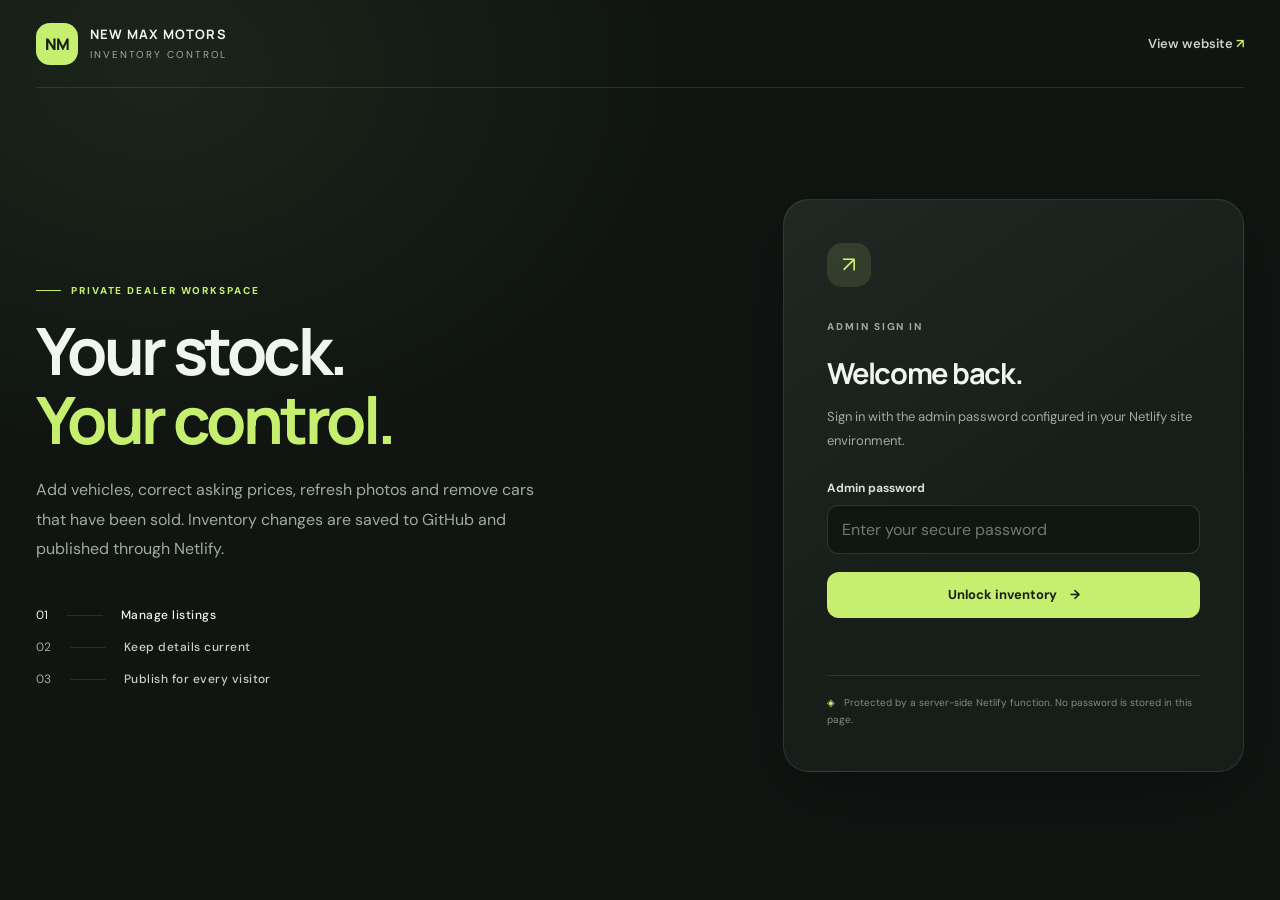
<file: admin.html>
<!doctype html>
<html lang="en-IN">
<head>
  <meta charset="utf-8">
  <meta name="viewport" content="width=device-width, initial-scale=1">
  <meta name="theme-color" content="#111715">
  <meta name="robots" content="noindex, nofollow, noarchive">
  <title>Inventory Admin | NEW MAX MOTORS</title>
  <link rel="icon" href="favicon.svg" type="image/svg+xml">
  <link rel="preconnect" href="https://fonts.googleapis.com">
  <link rel="preconnect" href="https://fonts.gstatic.com" crossorigin>
  <link href="https://fonts.googleapis.com/css2?family=DM+Sans:wght@400;500;600;700&family=Manrope:wght@400;500;600;700;800&display=swap" rel="stylesheet">
  <link rel="stylesheet" href="admin.css">
  <script src="admin.js" defer></script>
</head>
<body class="admin-body">
  <div class="admin-shell">
    <header class="admin-topbar">
      <a class="admin-brand" href="/" aria-label="NEW MAX MOTORS website">
        <span class="admin-brand-mark">NM</span>
        <span><strong>NEW MAX MOTORS</strong><small>INVENTORY CONTROL</small></span>
      </a>
      <div class="topbar-actions">
        <a class="quiet-link" href="/" target="_blank" rel="noopener">View website <span aria-hidden="true">↗</span></a>
        <button class="button button-quiet" id="logoutButton" type="button" hidden>Log out</button>
      </div>
    </header>

    <main>
      <section class="login-layout" id="loginPanel">
        <div class="login-story">
          <p class="eyebrow"><span></span> PRIVATE DEALER WORKSPACE</p>
          <h1>Your stock.<br><em>Your control.</em></h1>
          <p class="login-copy">Add vehicles, correct asking prices, refresh photos and remove cars that have been sold. Inventory changes are saved to GitHub and published through Netlify.</p>
          <div class="login-points"><span>01 <b>Manage listings</b></span><span>02 <b>Keep details current</b></span><span>03 <b>Publish for every visitor</b></span></div>
        </div>
        <div class="login-card">
          <div class="login-icon" aria-hidden="true">↗</div>
          <p class="eyebrow eyebrow-muted">ADMIN SIGN IN</p>
          <h2>Welcome back.</h2>
          <p class="muted">Sign in with the admin password configured in your Netlify site environment.</p>
          <form id="loginForm">
            <label for="adminPassword">Admin password</label>
            <input id="adminPassword" name="password" type="password" autocomplete="current-password" required placeholder="Enter your secure password">
            <button class="button button-primary button-wide" id="loginButton" type="submit">Unlock inventory <span aria-hidden="true">→</span></button>
          </form>
          <p class="status-message" id="loginStatus" role="status" aria-live="polite"></p>
          <p class="login-footnote"><span aria-hidden="true">◈</span> Protected by a server-side Netlify function. No password is stored in this page.</p>
        </div>
      </section>

      <section class="dashboard" id="dashboard" hidden>
        <div class="dashboard-heading">
          <div><p class="eyebrow"><span></span> INVENTORY OVERVIEW</p><h1>Cars in your <em>showroom.</em></h1><p class="muted">Changes are saved to the source inventory. Netlify then deploys the updated public site.</p></div>
          <div class="publish-state"><span class="live-dot"></span><span><strong>Connected inventory</strong><small>GitHub · Netlify deploy</small></span></div>
        </div>

        <div class="stats-grid" aria-label="Inventory summary">
          <article class="stat-card"><span class="stat-label">TOTAL LISTINGS</span><strong id="totalCount">—</strong><small>Cars in your inventory</small></article>
          <article class="stat-card"><span class="stat-label">PRICED CARS</span><strong id="pricedCount">—</strong><small>With an asking price</small></article>
          <article class="stat-card"><span class="stat-label">PHOTO CHECK</span><strong id="photoCount">—</strong><small>Need a photo or exact vehicle image</small></article>
        </div>

        <div class="workspace-grid">
          <section class="editor-panel">
            <div class="panel-heading"><div><p class="eyebrow eyebrow-muted">LISTING DETAILS</p><h2 id="formTitle">Add a car</h2></div><span class="step-number" id="formStep">01</span></div>
            <p class="panel-intro">Enter the vehicle details below. Leave the price empty to display “Price on request”.</p>
            <form id="carForm">
              <input id="carId" type="hidden">
              <div class="form-grid">
                <div class="field field-full"><label for="carName">Car name <span>*</span></label><input id="carName" name="name" required maxlength="140" placeholder="e.g. Hyundai Creta SX(O)"></div>
                <div class="field"><label for="carBrand">Brand <span>*</span></label><input id="carBrand" name="brandName" required maxlength="80" placeholder="e.g. Hyundai"></div>
                <div class="field"><label for="carYear">Model year <span>*</span></label><input id="carYear" name="year" type="number" required min="1980" max="2100" step="1" placeholder="2022"></div>
                <div class="field"><label for="carPrice">Asking price (₹)</label><input id="carPrice" name="price" type="number" min="0" max="500000000" step="1" inputmode="numeric" placeholder="e.g. 675000"></div>
                <div class="field"><label for="carFuel">Fuel type <span>*</span></label><select id="carFuel" name="fuel" required><option value="petrol">Petrol</option><option value="diesel">Diesel</option><option value="cng">Petrol + CNG / CNG</option><option value="electric">Electric</option><option value="hybrid">Hybrid</option><option value="other">Other / not specified</option></select></div>
                <div class="field"><label for="carCategory">Category label</label><input id="carCategory" name="category" maxlength="80" placeholder="e.g. SUV · AUTOMATIC"></div>
                <div class="field field-full"><label for="carSpecs">Quick facts <small>One per line</small></label><textarea id="carSpecs" name="specs" rows="4" maxlength="1600" placeholder="e.g. 42,000 km&#10;1st owner&#10;Automatic&#10;Insurance valid"></textarea><span class="field-help">These appear as small chips on the public car card.</span></div>
                <div class="field field-full"><label for="carDescription">Features and notes</label><textarea id="carDescription" name="description" rows="3" maxlength="1600" placeholder="Sunroof, reverse camera, service history…"></textarea></div>
                <div class="field field-full"><label for="carPhotoFile">Upload a car photo</label><div class="upload-control"><input id="carPhotoFile" type="file" accept="image/jpeg,image/png,image/webp"><button class="button button-quiet upload-button" id="uploadPhotoButton" type="button">Upload photo</button></div><span class="field-help">Choose a photo from your phone or computer. It will be resized and saved to the website repository.</span><p class="status-message photo-status" id="photoUploadStatus" role="status" aria-live="polite"></p><div class="photo-preview" id="photoPreview" hidden><img id="photoPreviewImage" alt="Selected car photo preview"><div class="photo-preview-info"><strong id="photoPreviewName">Photo selected</strong><span id="photoPreviewMeta">Ready to save with the listing</span><button class="mini-button" id="clearPhotoButton" type="button">Clear photo</button></div></div></div>
                <div class="field field-full"><label for="carImage">Photo URL or uploaded photo path</label><input id="carImage" name="imageUrl" type="text" inputmode="url" maxlength="1200" placeholder="https://… or /car-images/…"><span class="field-help">Uploading fills this automatically. You can also paste an existing image URL.</span></div>
                <div class="field field-full photo-check-field"><label class="check-label" for="exactPhoto"><input id="exactPhoto" type="checkbox"> <span>This is a photo of the exact vehicle (not a representative model photo).</span></label></div>
                <div class="field field-full"><label for="carSource">Listing / source link</label><input id="carSource" name="sourceUrl" type="url" maxlength="1200" placeholder="https://…"><span class="field-help">Defaults to the New Max Motors WhatsApp catalogue.</span></div>
              </div>
              <div class="form-actions">
                <button class="button button-primary" id="submitCarButton" type="submit">Add car to website <span aria-hidden="true">→</span></button>
                <button class="button button-quiet" id="cancelEditButton" type="button" hidden>Cancel edit</button>
              </div>
              <p class="status-message form-status" id="formStatus" role="status" aria-live="polite"></p>
            </form>
          </section>

          <section class="inventory-panel">
            <div class="panel-heading"><div><p class="eyebrow eyebrow-muted">YOUR LISTINGS</p><h2>Manage inventory</h2></div><span class="inventory-count" id="inventoryBadge">0 cars</span></div>
            <div class="inventory-search"><span aria-hidden="true">⌕</span><input id="adminSearch" type="search" placeholder="Search your cars…" aria-label="Search inventory"></div>
            <div id="adminInventory" class="admin-inventory" aria-live="polite"><div class="empty-state">Loading your inventory…</div></div>
          </section>
        </div>
        <footer class="admin-footer"><span>NEW MAX MOTORS · GOREGAON EAST, MUMBAI</span><span>Always confirm price, availability and vehicle details before publishing.</span></footer>
      </section>
    </main>
  </div>
</body>
</html>
</file>
<file: admin.css>
:root{color-scheme:dark;--bg:#101512;--panel:#171e1a;--panel-2:#1d2621;--line:rgba(235,244,236,.11);--text:#f1f5ef;--muted:#a0aaa2;--soft:#c8d0c9;--lime:#c6ef70;--green:#5ccf8d;--danger:#ff8e8e;--radius:22px;--shadow:0 22px 70px rgba(0,0,0,.25)}*{box-sizing:border-box}html{min-width:320px;background:var(--bg)}body{margin:0;background:radial-gradient(ellipse at 12% 8%,rgba(103,143,80,.13),transparent 32rem),var(--bg);color:var(--text);font-family:"DM Sans",sans-serif;line-height:1.5}button,input,select,textarea{font:inherit}button,a,input,select,textarea{-webkit-tap-highlight-color:transparent}a{color:inherit;text-decoration:none}.admin-shell{max-width:1540px;margin:0 auto;padding:0 36px}.admin-topbar{height:88px;display:flex;align-items:center;justify-content:space-between;border-bottom:1px solid var(--line)}.admin-brand{display:flex;align-items:center;gap:12px}.admin-brand-mark{display:grid;place-items:center;width:42px;height:42px;border-radius:14px;background:var(--lime);color:#172016;font-family:Manrope,sans-serif;font-weight:900;letter-spacing:-1px}.admin-brand strong,.admin-brand small{display:block}.admin-brand strong{font-family:Manrope,sans-serif;font-size:13px;letter-spacing:.08em}.admin-brand small{margin-top:2px;color:var(--muted);font-size:10px;letter-spacing:.19em}.topbar-actions{display:flex;gap:18px;align-items:center}.quiet-link{color:var(--soft);font-size:13px;font-weight:600}.quiet-link span{color:var(--lime)}.button{display:inline-flex;align-items:center;justify-content:center;gap:13px;min-height:46px;padding:12px 17px;border:1px solid transparent;border-radius:12px;font-size:13px;font-weight:700;cursor:pointer;transition:transform .18s ease,background .18s ease,border-color .18s ease}.button:hover{transform:translateY(-1px)}.button:disabled{opacity:.55;cursor:wait;transform:none}.button-primary{background:var(--lime);color:#182015}.button-primary:hover{background:#d4f78b}.button-quiet{background:transparent;border-color:var(--line);color:var(--soft)}.button-quiet:hover{border-color:rgba(235,244,236,.26);background:rgba(255,255,255,.035)}.button-wide{width:100%;margin-top:18px}.login-layout{min-height:calc(100vh - 89px);display:grid;grid-template-columns:minmax(0,1.05fr) minmax(340px,.75fr);align-items:center;gap:clamp(42px,8vw,140px);padding:74px 0 90px}.login-story{max-width:620px}.eyebrow{display:flex;align-items:center;gap:10px;margin:0 0 18px;color:var(--lime);font-size:10px;font-weight:800;letter-spacing:.19em}.eyebrow>span{width:25px;height:1px;background:var(--lime)}h1,h2,h3,p{margin-top:0}h1,h2,h3{font-family:Manrope,sans-serif}h1{margin:0 0 21px;font-size:clamp(39px,5.1vw,68px);line-height:1.06;letter-spacing:-.055em}h1 em{color:var(--lime);font-style:normal}.login-copy{max-width:510px;color:var(--muted);font-size:16px;line-height:1.85}.login-points{display:grid;gap:14px;margin-top:42px}.login-points span{display:flex;gap:18px;align-items:center;color:var(--muted);font-size:12px;letter-spacing:.04em}.login-points span:first-child{color:var(--text)}.login-points b{color:var(--soft);font-weight:500}.login-points span:first-child b{color:var(--text)}.login-points span:before{content:"";width:36px;height:1px;background:var(--line);order:2}.login-points span b{order:3}.login-card{padding:clamp(26px,3.7vw,43px);border:1px solid var(--line);border-radius:26px;background:linear-gradient(145deg,rgba(255,255,255,.045),transparent 55%),var(--panel);box-shadow:var(--shadow)}.login-icon{display:grid;place-items:center;width:44px;height:44px;margin-bottom:32px;border-radius:15px;background:rgba(198,239,112,.12);color:var(--lime);font-size:22px}.eyebrow-muted{color:#9da99d}.login-card h2{margin:0 0 10px;font-size:29px;letter-spacing:-.045em}.muted{color:var(--muted);font-size:13px;line-height:1.8}.login-card form{margin-top:27px}.login-card label,.field label{display:block;margin-bottom:8px;color:#d8ded8;font-size:12px;font-weight:700}.login-card input,.field input,.field select,.field textarea,.inventory-search input{width:100%;min-width:0;border:1px solid rgba(235,244,236,.14);outline:0;border-radius:11px;background:#101612;color:var(--text);transition:border-color .15s ease,box-shadow .15s ease}.login-card input{height:49px;padding:0 14px}.login-card input:focus,.field input:focus,.field select:focus,.field textarea:focus,.inventory-search input:focus{border-color:rgba(198,239,112,.72);box-shadow:0 0 0 3px rgba(198,239,112,.09)}input::placeholder,textarea::placeholder{color:#6e7a70}.login-footnote{margin:25px 0 0;padding-top:18px;border-top:1px solid var(--line);color:#7f8b81;font-size:10px;line-height:1.7}.login-footnote span{margin-right:6px;color:var(--lime)}.status-message{min-height:20px;margin:12px 0 0;color:var(--muted);font-size:12px;line-height:1.65}.status-message.is-error{color:var(--danger)}.status-message.is-success{color:var(--green)}.dashboard{padding:44px 0 30px}.dashboard-heading{display:flex;justify-content:space-between;gap:28px;align-items:flex-end;margin-bottom:28px}.dashboard-heading h1{margin-bottom:12px;font-size:clamp(32px,4vw,47px)}.dashboard-heading .muted{max-width:720px;margin-bottom:0}.publish-state{display:flex;align-items:center;gap:12px;padding:13px 16px;border:1px solid var(--line);border-radius:15px;background:rgba(255,255,255,.025);white-space:nowrap}.live-dot{width:9px;height:9px;border-radius:50%;background:var(--green);box-shadow:0 0 0 5px rgba(92,207,141,.1)}.publish-state strong,.publish-state small{display:block}.publish-state strong{font-size:11px}.publish-state small{margin-top:3px;color:var(--muted);font-size:10px}.stats-grid{display:grid;grid-template-columns:repeat(3,minmax(0,1fr));gap:14px;margin-bottom:20px}.stat-card{padding:19px 22px;border:1px solid var(--line);border-radius:18px;background:rgba(255,255,255,.026)}.stat-label{color:#8e9b90;font-size:9px;font-weight:800;letter-spacing:.15em}.stat-card strong{display:block;margin:6px 0 1px;font-family:Manrope,sans-serif;font-size:31px;letter-spacing:-.055em}.stat-card small{color:var(--muted);font-size:11px}.workspace-grid{display:grid;grid-template-columns:minmax(340px,.95fr) minmax(360px,1.05fr);align-items:start;gap:18px}.editor-panel,.inventory-panel{min-width:0;padding:clamp(20px,2.5vw,30px);border:1px solid var(--line);border-radius:22px;background:var(--panel)}.panel-heading{display:flex;align-items:center;justify-content:space-between;gap:12px;margin-bottom:10px}.panel-heading .eyebrow{margin-bottom:8px}.panel-heading h2{margin:0;font-size:22px;letter-spacing:-.04em}.step-number{display:grid;place-items:center;width:34px;height:34px;border:1px solid var(--line);border-radius:11px;color:var(--lime);font-family:Manrope,sans-serif;font-size:11px}.panel-intro{margin:0 0 24px;color:var(--muted);font-size:12px;line-height:1.8}.form-grid{display:grid;grid-template-columns:repeat(2,minmax(0,1fr));gap:15px 13px}.field{min-width:0}.field-full{grid-column:1/-1}.field label span{color:var(--lime)}.field label small{margin-left:5px;color:#879388;font-size:10px;font-weight:500}.field input,.field select{height:43px;padding:0 11px;font-size:12px}.field select{appearance:auto}.field textarea{display:block;resize:vertical;min-height:84px;padding:11px;font-size:12px;line-height:1.6}.field-help{display:block;margin-top:7px;color:#79867c;font-size:10px;line-height:1.55}.photo-check-field{padding:12px 13px;border:1px solid var(--line);border-radius:12px;background:rgba(255,255,255,.018)}.check-label{display:flex!important;align-items:flex-start;gap:10px;margin:0!important;color:#bdc8be!important;font-size:11px!important;font-weight:500!important;line-height:1.6}.check-label input{width:15px!important;height:15px!important;flex:0 0 15px;margin:2px 0 0;accent-color:var(--lime)}.form-actions{display:flex;flex-wrap:wrap;gap:9px;margin-top:23px}.form-actions .button{flex:1}.form-status{margin-top:12px}.inventory-count{padding:7px 10px;border:1px solid var(--line);border-radius:9px;color:#b8c4b8;font-size:10px;white-space:nowrap}.inventory-search{display:flex;align-items:center;gap:9px;margin:21px 0 14px;padding:0 12px;border:1px solid var(--line);border-radius:11px;background:#111713;color:#8e9a8f}.inventory-search>span{font-size:21px}.inventory-search input{height:41px;padding:0;border:0;background:transparent;box-shadow:none!important;font-size:12px}.admin-inventory{display:grid;gap:9px;max-height:850px;overflow:auto;padding-right:2px}.admin-car{display:grid;grid-template-columns:76px minmax(0,1fr);gap:13px;align-items:center;padding:12px;border:1px solid var(--line);border-radius:15px;background:rgba(255,255,255,.018)}.admin-car-image{display:grid;place-items:center;width:76px;height:68px;overflow:hidden;border-radius:10px;background:#0e130f;color:#829085;font-size:10px}.admin-car-image img{width:100%;height:100%;object-fit:cover}.admin-car-body{min-width:0}.admin-car-top{display:flex;align-items:flex-start;justify-content:space-between;gap:8px}.admin-car h3{overflow:hidden;margin:0;color:#edf2ed;font-size:12px;line-height:1.5;text-overflow:ellipsis}.admin-car-price{margin-top:4px;color:var(--lime);font-size:11px;font-weight:700}.admin-car-meta{margin-top:3px;color:#849087;font-size:10px}.admin-car-actions{display:flex;gap:7px;flex-wrap:wrap;margin-top:9px}.mini-button{padding:6px 9px;border:1px solid var(--line);border-radius:8px;background:transparent;color:#cbd4cb;font-size:10px;font-weight:700;cursor:pointer}.mini-button:hover{border-color:rgba(198,239,112,.5);color:var(--lime)}.mini-button.delete:hover{border-color:rgba(255,142,142,.45);color:var(--danger)}.empty-state{padding:28px 15px;border:1px dashed var(--line);border-radius:14px;color:var(--muted);text-align:center;font-size:12px;line-height:1.7}.admin-footer{display:flex;justify-content:space-between;gap:15px;margin-top:28px;padding:17px 0;border-top:1px solid var(--line);color:#718075;font-size:9px;letter-spacing:.08em}.admin-footer span:last-child{text-align:right;letter-spacing:0}.dashboard[hidden],.login-layout[hidden],[hidden]{display:none!important}.inventory-loading{padding:35px;color:var(--muted);text-align:center;font-size:13px}.car-image-empty{background:#1b241d!important}.photo-placeholder{display:flex;flex-direction:column;align-items:center;justify-content:center;gap:5px;width:100%;height:100%;color:#9da99f;font-size:10px}.photo-placeholder span:first-child{font-size:26px}.car-description{color:#a0aaa2;font-size:11px;line-height:1.65}@media(max-width:1100px){.admin-shell{padding:0 23px}.workspace-grid{grid-template-columns:minmax(300px,.9fr) minmax(320px,1.1fr)}.publish-state{align-self:flex-start}.dashboard-heading{align-items:flex-start}}@media(max-width:820px){.login-layout{grid-template-columns:1fr;gap:34px;max-width:620px;margin:auto;padding:49px 0 65px}.login-story h1{font-size:48px}.login-points{grid-template-columns:repeat(3,minmax(0,1fr));gap:9px;margin-top:28px}.login-points span{display:block;font-size:9px;line-height:1.7}.login-points span:before{display:block;margin-bottom:6px}.login-points b{display:block}.workspace-grid{grid-template-columns:1fr}.dashboard-heading{flex-direction:column}.publish-state{align-self:flex-start}.admin-inventory{max-height:none}.inventory-panel{order:2}.editor-panel{order:1}}@media(max-width:560px){.admin-shell{padding:0 15px}.admin-topbar{height:72px}.admin-brand-mark{width:36px;height:36px;border-radius:12px;font-size:12px}.admin-brand strong{font-size:11px}.admin-brand small{font-size:8px}.topbar-actions{gap:10px}.quiet-link{font-size:11px}.topbar-actions .button{min-height:37px;padding:8px 10px;font-size:10px}.login-layout{min-height:calc(100vh - 73px);padding:38px 0 42px}.login-story h1{font-size:43px}.login-copy{font-size:13px}.login-points{gap:7px}.login-points span{font-size:8px}.login-card{padding:25px 21px}.login-card h2{font-size:25px}.dashboard{padding-top:32px}.dashboard-heading h1{font-size:34px}.stats-grid{gap:8px}.stat-card{padding:14px 12px}.stat-card strong{font-size:25px}.stat-card small{font-size:9px;line-height:1.4}.stat-label{font-size:8px;letter-spacing:.08em}.editor-panel,.inventory-panel{padding:18px 14px;border-radius:17px}.form-grid{gap:13px 9px}.field input,.field select{padding:0 9px;font-size:11px}.field label{font-size:11px}.form-actions .button{font-size:11px;padding:10px}.admin-car{grid-template-columns:61px minmax(0,1fr);gap:10px;padding:10px}.admin-car-image{width:61px;height:61px}.admin-car-top{display:block}.admin-car h3{font-size:11px}.admin-car-actions{gap:6px}.admin-footer{flex-direction:column;font-size:8px}.admin-footer span:last-child{text-align:left}.dashboard-heading .muted{font-size:12px}}

/* Local photo picker, preview, and upload status */
.upload-control{display:grid;grid-template-columns:minmax(0,1fr) auto;align-items:center;gap:9px}.upload-control input[type=file]{height:auto;min-height:43px;padding:7px;background:#101612;font-size:10px}.upload-control input[type=file]::file-selector-button{margin-right:9px;padding:7px 9px;border:0;border-radius:7px;background:#2a352b;color:#e0e9df;font:inherit;font-weight:700;cursor:pointer}.upload-button{min-height:43px;padding:10px 13px;white-space:nowrap}.photo-status{margin-top:8px}.photo-preview{display:flex;align-items:center;gap:13px;margin-top:12px;padding:10px;border:1px solid var(--line);border-radius:13px;background:rgba(255,255,255,.025)}.photo-preview[hidden]{display:none!important}.photo-preview>img{width:95px;height:72px;flex:0 0 95px;object-fit:cover;border-radius:9px;background:#0d120e}.photo-preview-info{display:flex;flex-direction:column;align-items:flex-start;gap:4px;min-width:0}.photo-preview-info strong{overflow-wrap:anywhere;color:#edf2ed;font-size:11px}.photo-preview-info span{color:var(--muted);font-size:10px;line-height:1.5}.photo-preview-info .mini-button{margin-top:3px}@media(max-width:450px){.upload-control{grid-template-columns:1fr}.upload-button{width:100%}.photo-preview>img{width:77px;height:64px;flex-basis:77px}}
</file>
